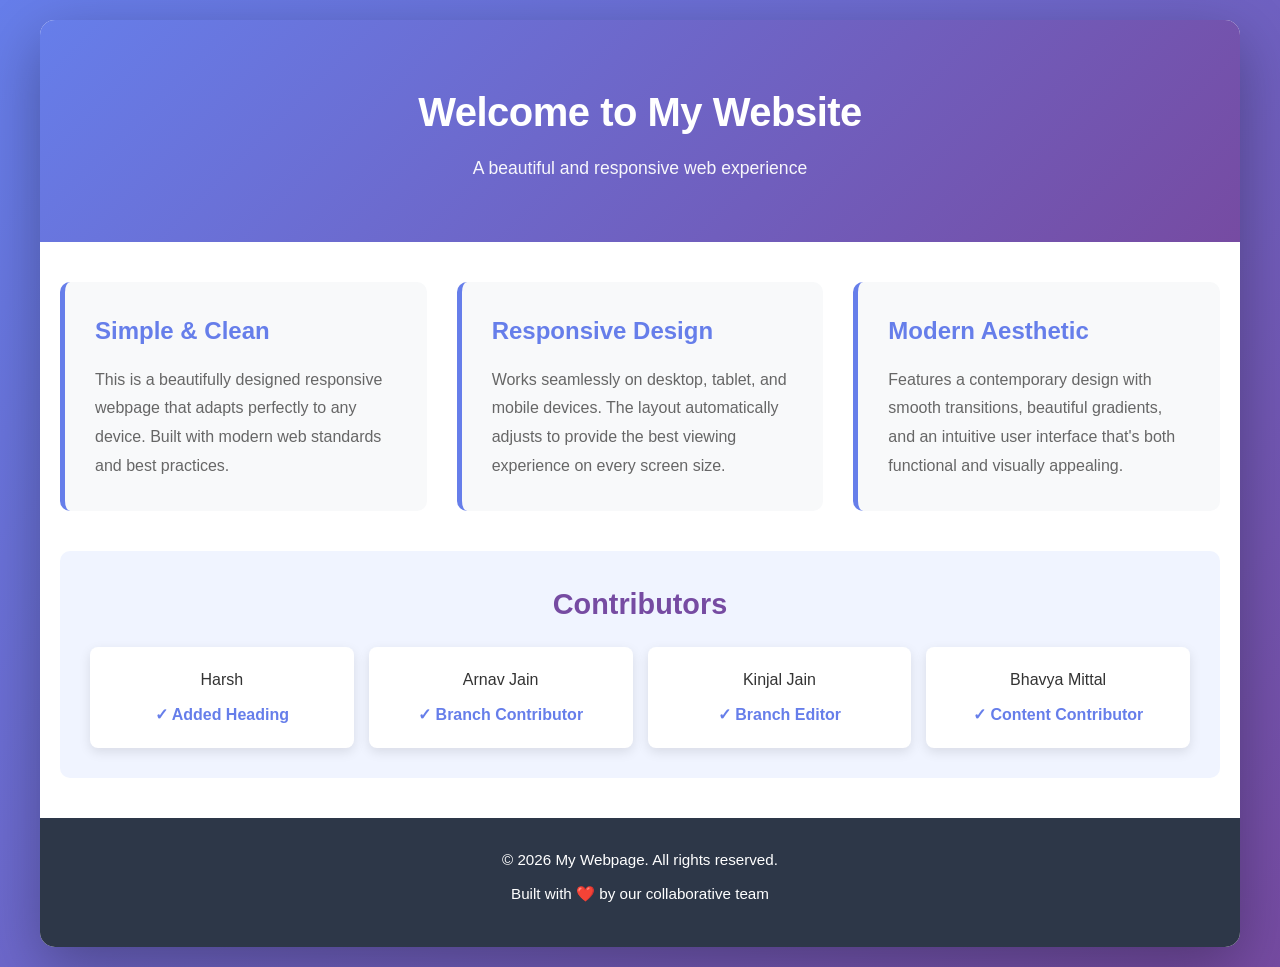
<file: index1.html>
<!DOCTYPE html>
<html lang="en">
<head>
    <meta charset="UTF-8">
    <meta name="viewport" content="width=device-width, initial-scale=1.0">
    <title>My Webpage</title>
    <style>
        * {
            margin: 0;
            padding: 0;
            box-sizing: border-box;
        }

        body {
            font-family: 'Segoe UI', Tahoma, Geneva, Verdana, sans-serif;
            line-height: 1.6;
            color: #333;
            background: linear-gradient(135deg, #667eea 0%, #764ba2 100%);
            min-height: 100vh;
            padding: 20px;
        }

        .container {
            max-width: 1200px;
            margin: 0 auto;
            background: white;
            border-radius: 15px;
            box-shadow: 0 20px 60px rgba(0, 0, 0, 0.3);
            overflow: hidden;
        }

        header {
            background: linear-gradient(135deg, #667eea 0%, #764ba2 100%);
            color: white;
            padding: 60px 20px;
            text-align: center;
        }

        header h1 {
            font-size: 2.5rem;
            margin-bottom: 10px;
            font-weight: 700;
            letter-spacing: -0.5px;
        }

        header p {
            font-size: 1.1rem;
            opacity: 0.95;
            font-weight: 300;
        }

        main {
            padding: 40px 20px;
        }

        .content-wrapper {
            display: grid;
            grid-template-columns: repeat(auto-fit, minmax(300px, 1fr));
            gap: 30px;
            margin-bottom: 40px;
        }

        .card {
            background: #f8f9fa;
            padding: 30px;
            border-radius: 10px;
            border-left: 5px solid #667eea;
            transition: transform 0.3s ease, box-shadow 0.3s ease;
        }

        .card:hover {
            transform: translateY(-5px);
            box-shadow: 0 10px 25px rgba(102, 126, 234, 0.1);
        }

        .card h2 {
            color: #667eea;
            margin-bottom: 15px;
            font-size: 1.5rem;
        }

        .card p {
            color: #666;
            font-size: 1rem;
            line-height: 1.8;
        }

        .contributors {
            background: #f0f4ff;
            padding: 30px;
            border-radius: 10px;
            margin-top: 30px;
        }

        .contributors h2 {
            color: #764ba2;
            margin-bottom: 20px;
            text-align: center;
            font-size: 1.8rem;
        }

        .contributor-list {
            display: grid;
            grid-template-columns: repeat(auto-fit, minmax(200px, 1fr));
            gap: 15px;
        }

        .contributor-item {
            background: white;
            padding: 20px;
            border-radius: 8px;
            text-align: center;
            box-shadow: 0 4px 12px rgba(0, 0, 0, 0.1);
            transition: transform 0.3s ease;
        }

        .contributor-item:hover {
            transform: scale(1.05);
        }

        .contributor-item strong {
            color: #667eea;
            display: block;
            margin-top: 10px;
        }

        footer {
            background: #2d3748;
            color: white;
            text-align: center;
            padding: 30px;
            font-size: 0.95rem;
        }

        footer p {
            margin-bottom: 10px;
        }

        /* Responsive Design */
        @media (max-width: 768px) {
            header h1 {
                font-size: 2rem;
            }

            header p {
                font-size: 1rem;
            }

            main {
                padding: 25px 15px;
            }

            .content-wrapper {
                gap: 20px;
            }

            .card {
                padding: 20px;
            }
        }

        @media (max-width: 480px) {
            header h1 {
                font-size: 1.5rem;
            }

            header {
                padding: 40px 15px;
            }

            .card h2 {
                font-size: 1.2rem;
            }

            .contributors h2 {
                font-size: 1.4rem;
            }
        }
    </style>
</head>
<body>
    <div class="container">
        <header>
            <h1>Welcome to My Website</h1>
            <p>A beautiful and responsive web experience</p>
        </header>

        <main>
            <section class="content-wrapper">
                <div class="card">
                    <h2>Simple & Clean</h2>
                    <p>This is a beautifully designed responsive webpage that adapts perfectly to any device. Built with modern web standards and best practices.</p>
                </div>

                <div class="card">
                    <h2>Responsive Design</h2>
                    <p>Works seamlessly on desktop, tablet, and mobile devices. The layout automatically adjusts to provide the best viewing experience on every screen size.</p>
                </div>

                <div class="card">
                    <h2>Modern Aesthetic</h2>
                    <p>Features a contemporary design with smooth transitions, beautiful gradients, and an intuitive user interface that's both functional and visually appealing.</p>
                </div>
            </section>

            <section class="contributors">
                <h2>Contributors</h2>
                <div class="contributor-list">
                    <div class="contributor-item">
                        <p>Harsh</p>
                        <strong>✓ Added Heading</strong>
                    </div>
                    <div class="contributor-item">
                        <p>Arnav Jain</p>
                        <strong>✓ Branch Contributor</strong>
                    </div>
                    <div class="contributor-item">
                        <p>Kinjal Jain</p>
                        <strong>✓ Branch Editor</strong>
                    </div>
                    <div class="contributor-item">
                        <p>Bhavya Mittal</p>
                        <strong>✓ Content Contributor</strong>
                    </div>
                </div>
            </section>
        </main>

        <footer>
            <p>&copy; 2026 My Webpage. All rights reserved.</p>
            <p>Built with ❤️ by our collaborative team</p>
        </footer>
    </div>
</body>
</html>
</file>
